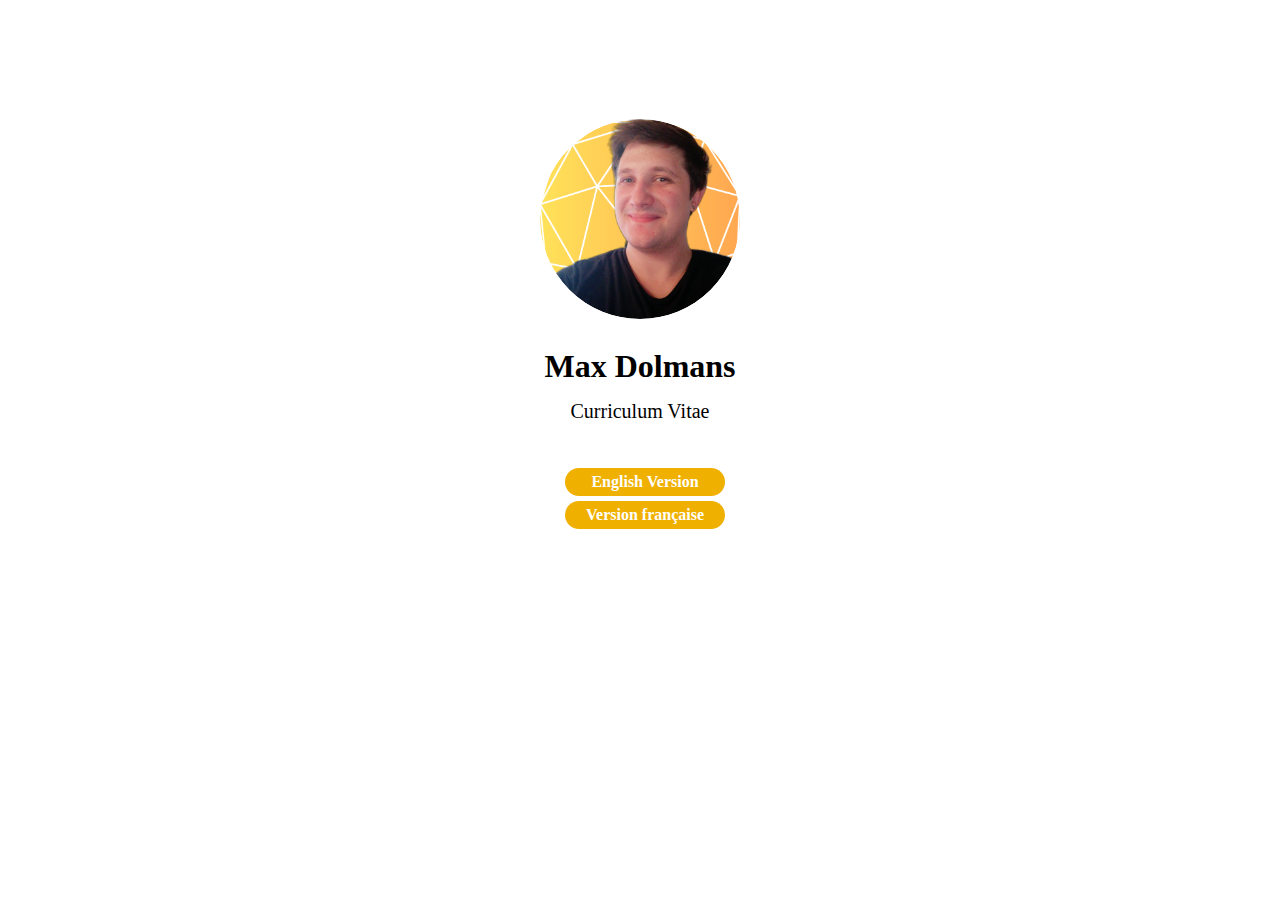
<file: index.html>
<!DOCTYPE html>
<html lang="fr">

<head>
  <meta charset="UTF-8">
  <meta http-equiv="X-UA-Compatible" content="IE=edge">
  <meta name="viewport" content="width=device-width, initial-scale=1.0">
  <title>Max Dolmans</title>
  <!-- Personal CSS -->
  <link rel="stylesheet" href="/home-styles.css">
</head>

<body>
  <img src="/img/profile-pic_square.png" alt="Cover">
  <h1>Max Dolmans</h1>
  <h2>Curriculum Vitae</h2>

  <ul>
    <li><a href="/pages/cv-english.html">English Version</a></li>
    <li><a href="/pages/cv-french.html">Version française</a></li>
  </ul>

</body>

</html>
</file>
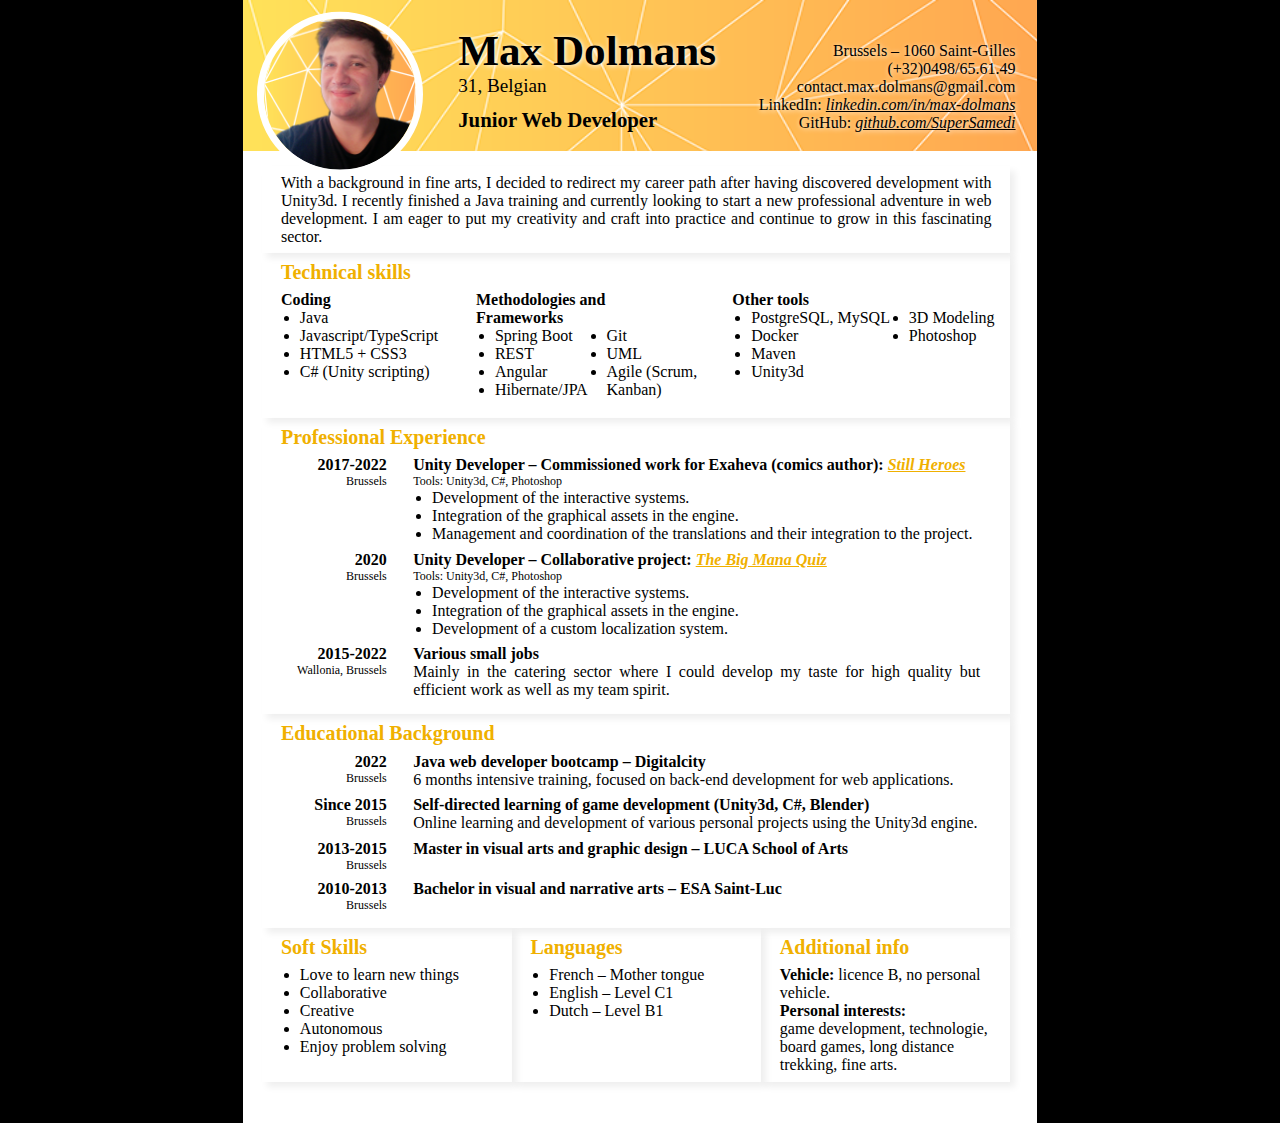
<file: cv-english.html>
<!DOCTYPE html>
<html lang="fr">

<head>
  <meta charset="UTF-8">
  <meta http-equiv="X-UA-Compatible" content="IE=edge">
  <meta name="viewport" content="width=device-width, initial-scale=1.0">
  <title>Max Dolmans</title>
  <!-- Personal CSS -->
  <link rel="stylesheet" href="/cv-styles.css">
</head>

<body>
  <header>
    <img src="/img/profile-pic_square.png" alt="Cover">
    <div id="name-and-post">
      <h1>Max Dolmans</h1>
      <span>31, Belgian</span>
      <h3>Junior Web Developer</h3>
    </div>

    <div id="contact-details">
      <span>Brussels – 1060 Saint-Gilles</span>
      <span>(+32)0498/65.61.49</span>
      <span>contact.max.dolmans@gmail.com</span>
      <span>LinkedIn: <a href="https://www.linkedin.com/in/max-dolmans/">linkedin.com/in/max-dolmans</a></span>
      <span>GitHub: <a href="https://www.github.com/SuperSamedi">github.com/SuperSamedi</a></span>
    </div>
  </header>


  <div id="content">
    <section id="profile">
      <p>
        With a background in fine arts, I decided to redirect my career path after having discovered development with Unity3d.
        I recently finished a Java training and currently looking to start a new professional adventure in web development. 
        I am eager to put my creativity and craft into practice and continue to grow in this fascinating sector.
      </p>
    </section>

    <section id="it-skills">
      <h2>Technical skills</h2>
      <div id="skills">
        <div class="skill-set">
          <h4>Coding</h4>
          <ul>
            <li>Java</li>
            <li>Javascript/TypeScript</li>
            <li>HTML5 + CSS3</li>
            <li>C# (Unity scripting)</li>
          </ul>
        </div>

        <div class="skill-set">
          <h4>Methodologies and Frameworks</h4>
          <ul>
            <li>Spring Boot</li>
            <li>REST</li>
            <li>Angular</li>
            <li>Hibernate/JPA</li>
            <li>Git</li>
            <li>UML</li>
            <li>Agile (Scrum,<br> Kanban)</li>
          </ul>
        </div>

        <div class="skill-set">
          <h4>Other tools</h4>
          <ul>
            <li>PostgreSQL, MySQL</li>
            <li>Docker</li>
            <li>Maven</li>
            <li>Unity3d</li>
            <li>3D Modeling</li>
            <li>Photoshop</li>
          </ul>
        </div>
      </div>
    </section>

    <section id="professional-experience">
      <h2>Professional Experience</h2>
      <ul>
        <li class="life-element">
          <div class="left-column">
            <span class="year">2017-2022</span>
            <span class="locality">Brussels</span>
          </div>
          <div class="right-column">
            <h4>Unity Developer – Commissioned work for Exaheva (comics author): <a class="colored" href="https://store.steampowered.com/app/1962540/Still_Heroes/">Still Heroes</a></h4>
            <p class="tools">Tools: Unity3d, C#, Photoshop</p>
            <ul>
              <li>Development of the interactive systems.</li>
              <li>Integration of the graphical assets in the engine.</li>
              <li>Management and coordination of the translations and their integration to the project.</li>
            </ul>
          </div>
        </li>

        <li class="life-element">
          <div class="left-column">
            <span class="year">2020</span>
            <span class="locality">Brussels</span>
          </div>
          <div class="right-column">
            <h4>Unity Developer – Collaborative project: <a class="colored" href="https://play.google.com/store/apps/details?id=com.PetitPont.LeGrandTestDuMana&hl=en&gl=US">The Big Mana Quiz</a></h4>
            <p class="tools">Tools: Unity3d, C#, Photoshop</p>
            <ul>
              <li>Development of the interactive systems.</li>
              <li>Integration of the graphical assets in the engine.</li>
              <li>Development of a custom localization system.</li>
            </ul>
          </div>
        </li>

        <li class="life-element">
          <div class="left-column">
            <span class="year">2015-2022</span>
            <span class="locality">Wallonia, Brussels</span>
          </div>
          <div class="right-column">
            <h4>Various small jobs</h4>
            <p>
              Mainly in the catering sector where I could develop my taste for high quality but efficient work as well as my team spirit.
            </p>
          </div>
        </li>
      </ul>
    </section>

    <section id="formation">
      <h2>Educational Background</h2>
      <ul>
        <li class="life-element">
          <div class="left-column">
            <span class="year">2022</span>
            <span class="locality">Brussels</span>
          </div>
          <div class="right-column">
            <h4>Java web developer bootcamp – Digitalcity</h4>
            <p>
              6 months intensive training, focused on back-end development for web applications.
            <p>
          </div>
        </li>

        <li class="life-element">
          <div class="left-column">
            <span class="year">Since 2015</span>
            <span class="locality">Brussels</span>
          </div>
          <div class="right-column">
            <h4>Self-directed learning of game development (Unity3d, C#, Blender)</h4>
            <p>
              Online learning and development of various personal projects using the Unity3d engine.
            </p>
          </div>
        </li>

        <li class="life-element">
          <div class="left-column">
            <span class="year">2013-2015</span>
            <span class="locality">Brussels</span>
          </div>
          <div class="right-column">
            <h4>Master in visual arts and graphic design – LUCA School of Arts</h4>
            <p></p>
          </div>
        </li>

        <li class="life-element">
          <div class="left-column">
            <span class="year">2010-2013</span>
            <span class="locality">Brussels</span>
          </div>
          <div class="right-column">
            <h4>Bachelor in visual and narrative arts – ESA Saint-Luc</h4>
            <p></p>
          </div>
        </li>
      </ul>
    </section>

    <div id="bottom">
      <section id="soft-skills">
        <h2>Soft Skills</h2>
        <ul>
          <li>Love to learn new things</li>
          <li>Collaborative</li>
          <li>Creative</li>
          <li>Autonomous</li>
          <li>Enjoy problem solving</li>
        </ul>
      </section>

      <section id="langues">
        <h2>Languages</h2>
        <ul>
          <li>French – Mother tongue</li>
          <li>English – Level C1</li>
          <li>Dutch – Level B1 </li>
        </ul>
      </section>

      <section id="misc-info">
        <h2>Additional info</h2>
        <strong>Vehicle: </strong>licence B, no personal vehicle.<br>
        <strong>Personal interests: </strong><br>
        game development, technologie, board games, long distance trekking, fine arts.
      </section>
    </div>
  </div>
</body>
</html>
</file>
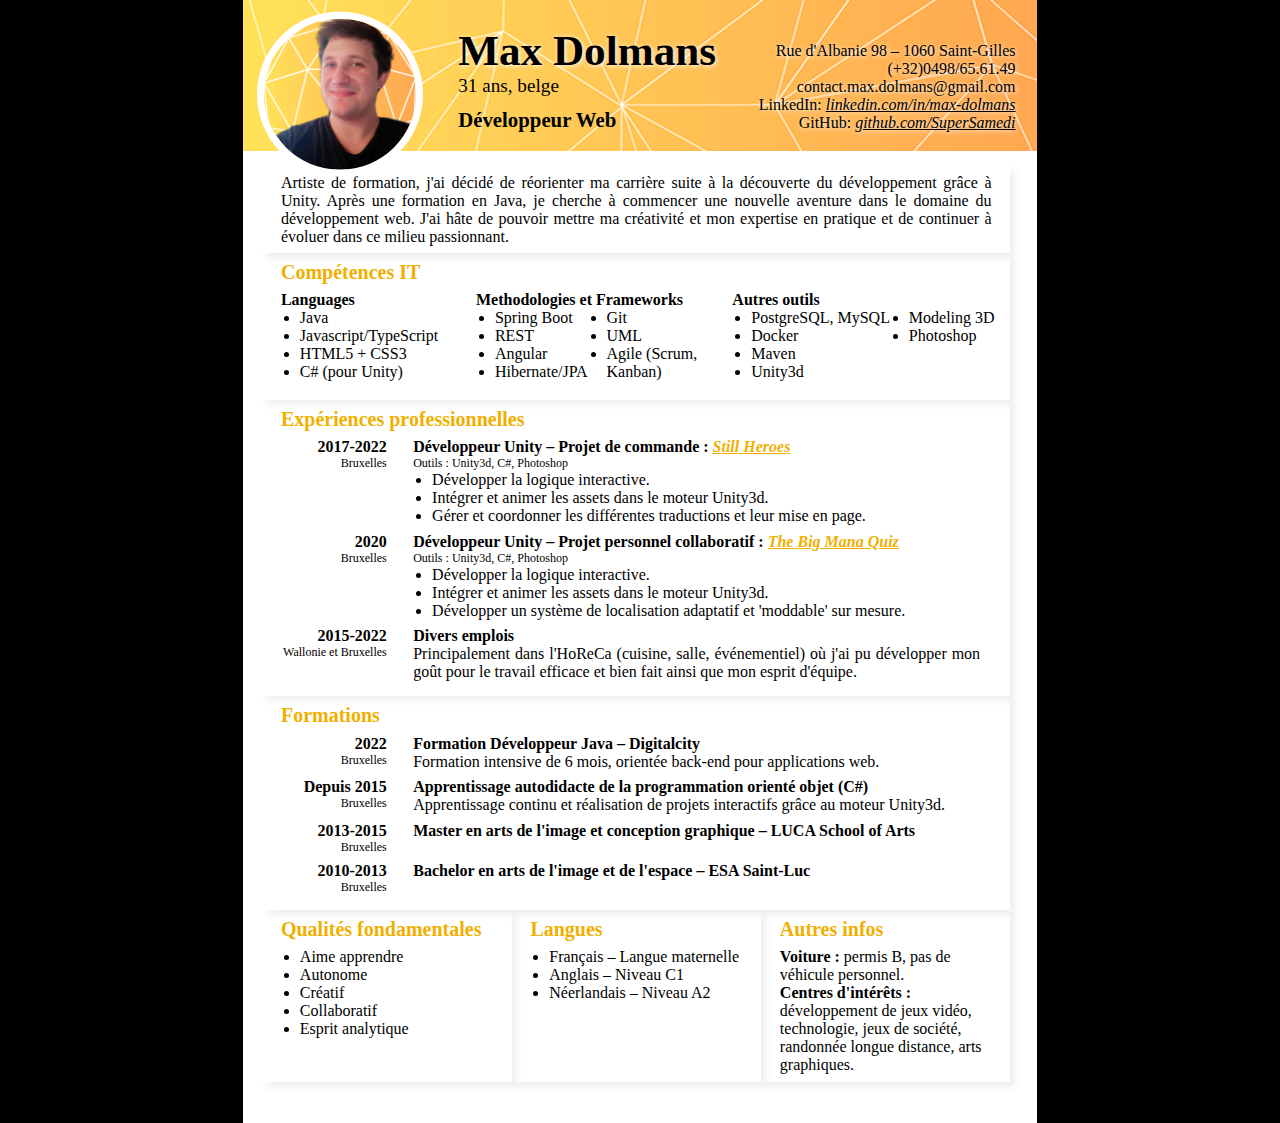
<file: cv-french.html>
<!DOCTYPE html>
<html lang="fr">

<head>
  <meta charset="UTF-8">
  <meta http-equiv="X-UA-Compatible" content="IE=edge">
  <meta name="viewport" content="width=device-width, initial-scale=1.0">
  <title>Max Dolmans</title>
  <!-- Personal CSS -->
  <link rel="stylesheet" href="cv-styles.css">
</head>

<body>
  <header>
    <img src="profile-pic_square.png" alt="Cover">
    <div id="name-and-post">
      <h1>Max Dolmans</h1>
      <span>31 ans, belge</span>
      <h3>Développeur Web</h3>
    </div>

    <div id="contact-details">
      <span>Rue d'Albanie 98 – 1060 Saint-Gilles</span>
      <span>(+32)0498/65.61.49</span>
      <span>contact.max.dolmans@gmail.com</span>
      <span>LinkedIn: <a href="https://www.linkedin.com/in/max-dolmans/">linkedin.com/in/max-dolmans</a></span>
      <span>GitHub: <a href="https://www.github.com/SuperSamedi">github.com/SuperSamedi</a></span>
    </div>
  </header>


  <div id="content">
    <section id="profile">
      <p>
        Artiste de formation, j'ai décidé de réorienter ma carrière suite à la découverte du développement grâce à Unity. 
        Après une formation en Java, je cherche à commencer une nouvelle aventure dans le domaine du développement web. J'ai hâte de pouvoir 
        mettre ma créativité et mon expertise en pratique et de continuer à évoluer dans ce milieu passionnant.
      </p>
    </section>

    <section id="it-skills">
      <h2>Compétences IT</h2>
      <div id="skills">
        <div class="skill-set">
          <h4>Languages</h4>
          <ul>
            <li>Java</li>
            <li>Javascript/TypeScript</li>
            <li>HTML5 + CSS3</li>
            <li>C# (pour Unity)</li>
          </ul>
        </div>

        <div class="skill-set">
          <h4>Methodologies et Frameworks</h4>
          <ul>
            <li>Spring Boot</li>
            <li>REST</li>
            <li>Angular</li>
            <li>Hibernate/JPA</li>
            <li>Git</li>
            <li>UML</li>
            <li>Agile (Scrum,<br> Kanban)</li>
          </ul>
        </div>

        <div class="skill-set">
          <h4>Autres outils</h4>
          <ul>
            <li>PostgreSQL, MySQL</li>
            <li>Docker</li>
            <li>Maven</li>
            <li>Unity3d</li>
            <li>Modeling 3D</li>
            <li>Photoshop</li>
          </ul>
        </div>
      </div>
    </section>

    <section id="professional-experience">
      <h2>Expériences professionnelles</h2>
      <ul>
        <li class="life-element">
          <div class="left-column">
            <span class="year">2017-2022</span>
            <span class="locality">Bruxelles</span>
          </div>
          <div class="right-column">
            <h4>Développeur Unity – Projet de commande : <a class="colored" href="https://store.steampowered.com/app/1962540/Still_Heroes/">Still Heroes</a></h4>
            <p class="tools">Outils : Unity3d, C#, Photoshop</p>
            <ul>
              <li>Développer la logique interactive.</li>
              <li>Intégrer et animer les assets dans le moteur Unity3d.</li>
              <li>Gérer et coordonner les différentes traductions et leur mise en page.</li>
            </ul>
          </div>
        </li>

        <li class="life-element">
          <div class="left-column">
            <span class="year">2020</span>
            <span class="locality">Bruxelles</span>
          </div>
          <div class="right-column">
            <h4>Développeur Unity – Projet personnel collaboratif : <a class="colored" href="https://play.google.com/store/apps/details?id=com.PetitPont.LeGrandTestDuMana&hl=en&gl=US">The Big Mana Quiz</a></h4>
            <p class="tools">Outils : Unity3d, C#, Photoshop</p>
            <ul>
              <li>Développer la logique interactive.</li>
              <li>Intégrer et animer les assets dans le moteur Unity3d.</li>
              <li>Développer un système de localisation adaptatif et 'moddable' sur mesure.</li>
            </ul>
          </div>
        </li>

        <li class="life-element">
          <div class="left-column">
            <span class="year">2015-2022</span>
            <span class="locality">Wallonie et Bruxelles</span>
          </div>
          <div class="right-column">
           <h4>Divers emplois</h4>
           <p>Principalement dans l'HoReCa (cuisine, salle, événementiel) où j'ai pu développer mon goût pour le travail efficace et bien fait ainsi que mon esprit d'équipe.</p>
          </div>
        </li>
      </ul>
    </section>

    <section id="formation">
      <h2>Formations</h2>
      <ul>
        <li class="life-element">
          <div class="left-column">
            <span class="year">2022</span>
            <span class="locality">Bruxelles</span>
          </div>
          <div class="right-column">
            <h4>Formation Développeur Java – Digitalcity</h4>
            <p>Formation intensive de 6 mois, orientée back-end pour applications web.</p>
          </div>
        </li>

        <li class="life-element">
          <div class="left-column">
            <span class="year">Depuis 2015</span>
            <span class="locality">Bruxelles</span>
          </div>
          <div class="right-column">
            <h4>Apprentissage autodidacte de la programmation orienté objet (C#)</h4>
            <p>
              Apprentissage continu et réalisation de projets interactifs grâce au moteur Unity3d.
            </p>
          </div>
        </li>

        <li class="life-element">
          <div class="left-column">
            <span class="year">2013-2015</span>
            <span class="locality">Bruxelles</span>
          </div>
          <div class="right-column">
            <h4>Master en arts de l'image et conception graphique – LUCA School of Arts</h4>
            <p></p>
          </div>
        </li>

        <li class="life-element">
          <div class="left-column">
            <span class="year">2010-2013</span>
            <span class="locality">Bruxelles</span>
          </div>
          <div class="right-column">
            <h4>Bachelor en arts de l'image et de l'espace – ESA Saint-Luc</h4>
            <p></p>
          </div>
        </li>
      </ul>
    </section>

    <div id="bottom">
      <section id="soft-skills">
        <h2>Qualités fondamentales</h2>
        <ul>
          <li>Aime apprendre</li>
          <li>Autonome</li>
          <li>Créatif</li>
          <li>Collaboratif</li>
          <li>Esprit analytique</li>
        </ul>
      </section>

      <section id="langues">
        <h2>Langues</h2>
        <ul>
          <li>Français – Langue maternelle</li>
          <li>Anglais – Niveau C1</li>
          <li>Néerlandais – Niveau A2</li>
        </ul>
      </section>

      <section id="misc-info">
        <h2>Autres infos</h2>
        <strong>Voiture : </strong>permis B, pas de véhicule personnel.<br>
        <strong>Centres d'intérêts : </strong><br>développement de jeux vidéo, technologie, jeux de société, randonnée longue distance, arts graphiques.
      </section>
    </div>
  </div>
</body>
</html>
</file>
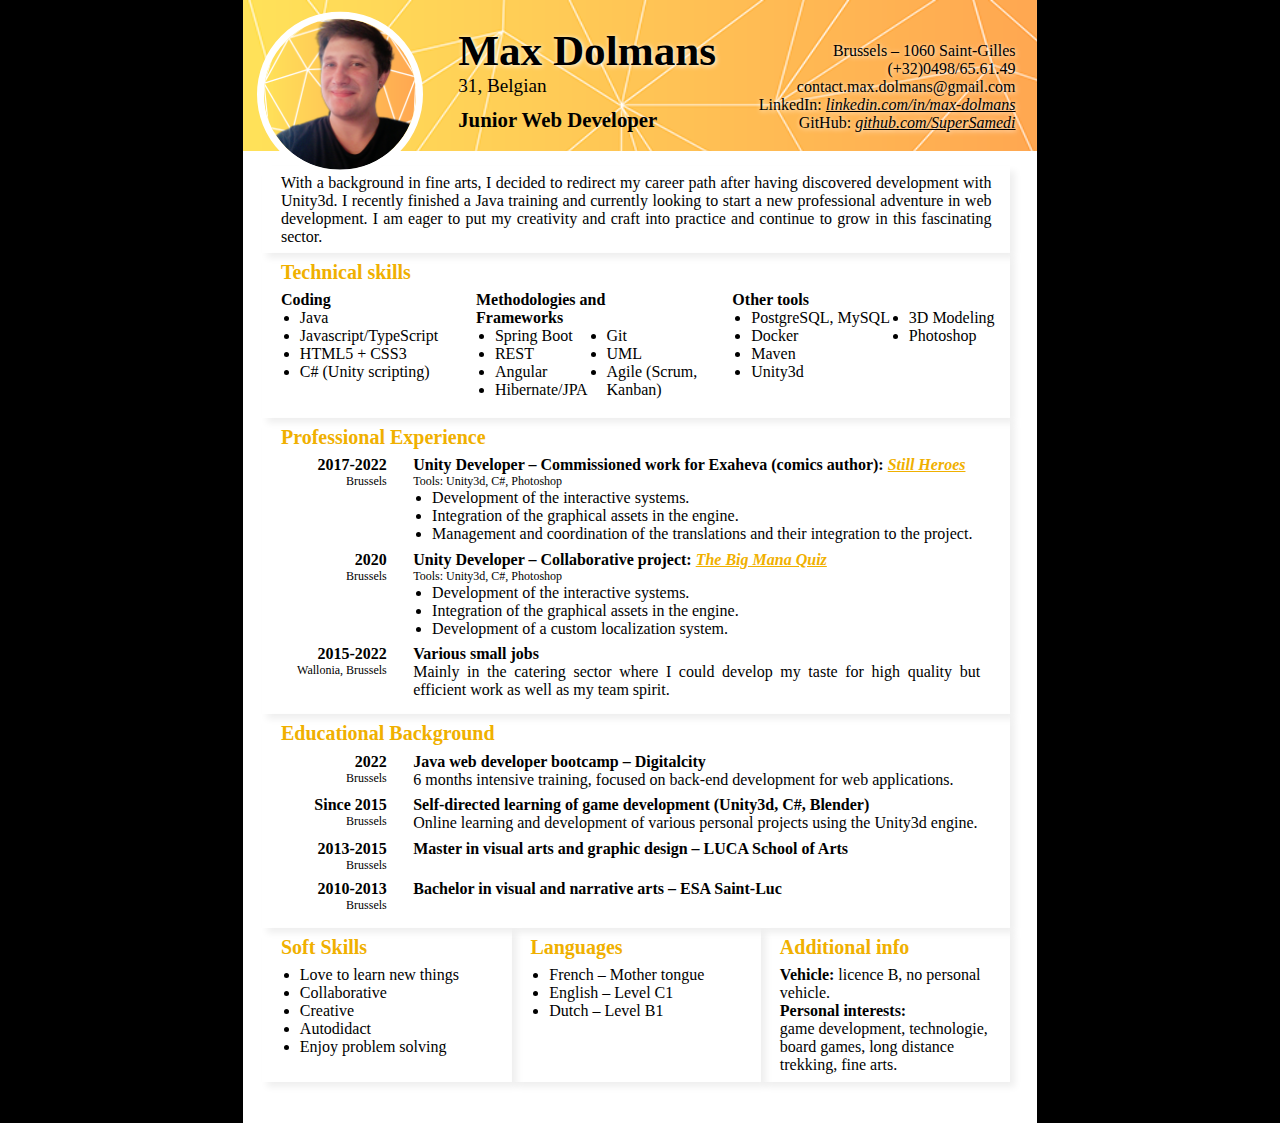
<file: pages/cv-english.html>
<!DOCTYPE html>
<html lang="fr">

<head>
  <meta charset="UTF-8">
  <meta http-equiv="X-UA-Compatible" content="IE=edge">
  <meta name="viewport" content="width=device-width, initial-scale=1.0">
  <title>Max Dolmans</title>
  <!-- Personal CSS -->
  <link rel="stylesheet" href="/css/cv-styles.css">
</head>

<body>
  <header>
    <img src="/img/profile-pic_square.png" alt="Cover">
    <div id="name-and-post">
      <h1>Max Dolmans</h1>
      <span>31, Belgian</span>
      <h3>Junior Web Developer</h3>
    </div>

    <div id="contact-details">
      <span>Brussels – 1060 Saint-Gilles</span>
      <span>(+32)0498/65.61.49</span>
      <span>contact.max.dolmans@gmail.com</span>
      <span>LinkedIn: <a href="https://www.linkedin.com/in/max-dolmans/">linkedin.com/in/max-dolmans</a></span>
      <span>GitHub: <a href="https://www.github.com/SuperSamedi">github.com/SuperSamedi</a></span>
    </div>
  </header>


  <div id="content">
    <section id="profile">
      <p>
        With a background in fine arts, I decided to redirect my career path after having discovered development with Unity3d.
        I recently finished a Java training and currently looking to start a new professional adventure in web development. 
        I am eager to put my creativity and craft into practice and continue to grow in this fascinating sector.
      </p>
    </section>

    <section id="it-skills">
      <h2>Technical skills</h2>
      <div id="skills">
        <div class="skill-set">
          <h4>Coding</h4>
          <ul>
            <li>Java</li>
            <li>Javascript/TypeScript</li>
            <li>HTML5 + CSS3</li>
            <li>C# (Unity scripting)</li>
          </ul>
        </div>

        <div class="skill-set">
          <h4>Methodologies and Frameworks</h4>
          <ul>
            <li>Spring Boot</li>
            <li>REST</li>
            <li>Angular</li>
            <li>Hibernate/JPA</li>
            <li>Git</li>
            <li>UML</li>
            <li>Agile (Scrum,<br> Kanban)</li>
          </ul>
        </div>

        <div class="skill-set">
          <h4>Other tools</h4>
          <ul>
            <li>PostgreSQL, MySQL</li>
            <li>Docker</li>
            <li>Maven</li>
            <li>Unity3d</li>
            <li>3D Modeling</li>
            <li>Photoshop</li>
          </ul>
        </div>
      </div>
    </section>

    <section id="professional-experience">
      <h2>Professional Experience</h2>
      <ul>
        <li class="life-element">
          <div class="left-column">
            <span class="year">2017-2022</span>
            <span class="locality">Brussels</span>
          </div>
          <div class="right-column">
            <h4>Unity Developer – Commissioned work for Exaheva (comics author): <a class="colored" href="https://store.steampowered.com/app/1962540/Still_Heroes/">Still Heroes</a></h4>
            <p class="tools">Tools: Unity3d, C#, Photoshop</p>
            <ul>
              <li>Development of the interactive systems.</li>
              <li>Integration of the graphical assets in the engine.</li>
              <li>Management and coordination of the translations and their integration to the project.</li>
            </ul>
          </div>
        </li>

        <li class="life-element">
          <div class="left-column">
            <span class="year">2020</span>
            <span class="locality">Brussels</span>
          </div>
          <div class="right-column">
            <h4>Unity Developer – Collaborative project: <a class="colored" href="https://play.google.com/store/apps/details?id=com.PetitPont.LeGrandTestDuMana&hl=en&gl=US">The Big Mana Quiz</a></h4>
            <p class="tools">Tools: Unity3d, C#, Photoshop</p>
            <ul>
              <li>Development of the interactive systems.</li>
              <li>Integration of the graphical assets in the engine.</li>
              <li>Development of a custom localization system.</li>
            </ul>
          </div>
        </li>

        <li class="life-element">
          <div class="left-column">
            <span class="year">2015-2022</span>
            <span class="locality">Wallonia, Brussels</span>
          </div>
          <div class="right-column">
            <h4>Various small jobs</h4>
            <p>
              Mainly in the catering sector where I could develop my taste for high quality but efficient work as well as my team spirit.
            </p>
          </div>
        </li>
      </ul>
    </section>

    <section id="formation">
      <h2>Educational Background</h2>
      <ul>
        <li class="life-element">
          <div class="left-column">
            <span class="year">2022</span>
            <span class="locality">Brussels</span>
          </div>
          <div class="right-column">
            <h4>Java web developer bootcamp – Digitalcity</h4>
            <p>
              6 months intensive training, focused on back-end development for web applications.
            <p>
          </div>
        </li>

        <li class="life-element">
          <div class="left-column">
            <span class="year">Since 2015</span>
            <span class="locality">Brussels</span>
          </div>
          <div class="right-column">
            <h4>Self-directed learning of game development (Unity3d, C#, Blender)</h4>
            <p>
              Online learning and development of various personal projects using the Unity3d engine.
            </p>
          </div>
        </li>

        <li class="life-element">
          <div class="left-column">
            <span class="year">2013-2015</span>
            <span class="locality">Brussels</span>
          </div>
          <div class="right-column">
            <h4>Master in visual arts and graphic design – LUCA School of Arts</h4>
            <p></p>
          </div>
        </li>

        <li class="life-element">
          <div class="left-column">
            <span class="year">2010-2013</span>
            <span class="locality">Brussels</span>
          </div>
          <div class="right-column">
            <h4>Bachelor in visual and narrative arts – ESA Saint-Luc</h4>
            <p></p>
          </div>
        </li>
      </ul>
    </section>

    <div id="bottom">
      <section id="soft-skills">
        <h2>Soft Skills</h2>
        <ul>
          <li>Love to learn new things</li>
          <li>Collaborative</li>
          <li>Creative</li>
          <li>Autodidact</li>
          <li>Enjoy problem solving</li>
        </ul>
      </section>

      <section id="langues">
        <h2>Languages</h2>
        <ul>
          <li>French – Mother tongue</li>
          <li>English – Level C1</li>
          <li>Dutch – Level B1 </li>
        </ul>
      </section>

      <section id="misc-info">
        <h2>Additional info</h2>
        <strong>Vehicle: </strong>licence B, no personal vehicle.<br>
        <strong>Personal interests: </strong><br>
        game development, technologie, board games, long distance trekking, fine arts.
      </section>
    </div>
  </div>
</body>
</html>
</file>
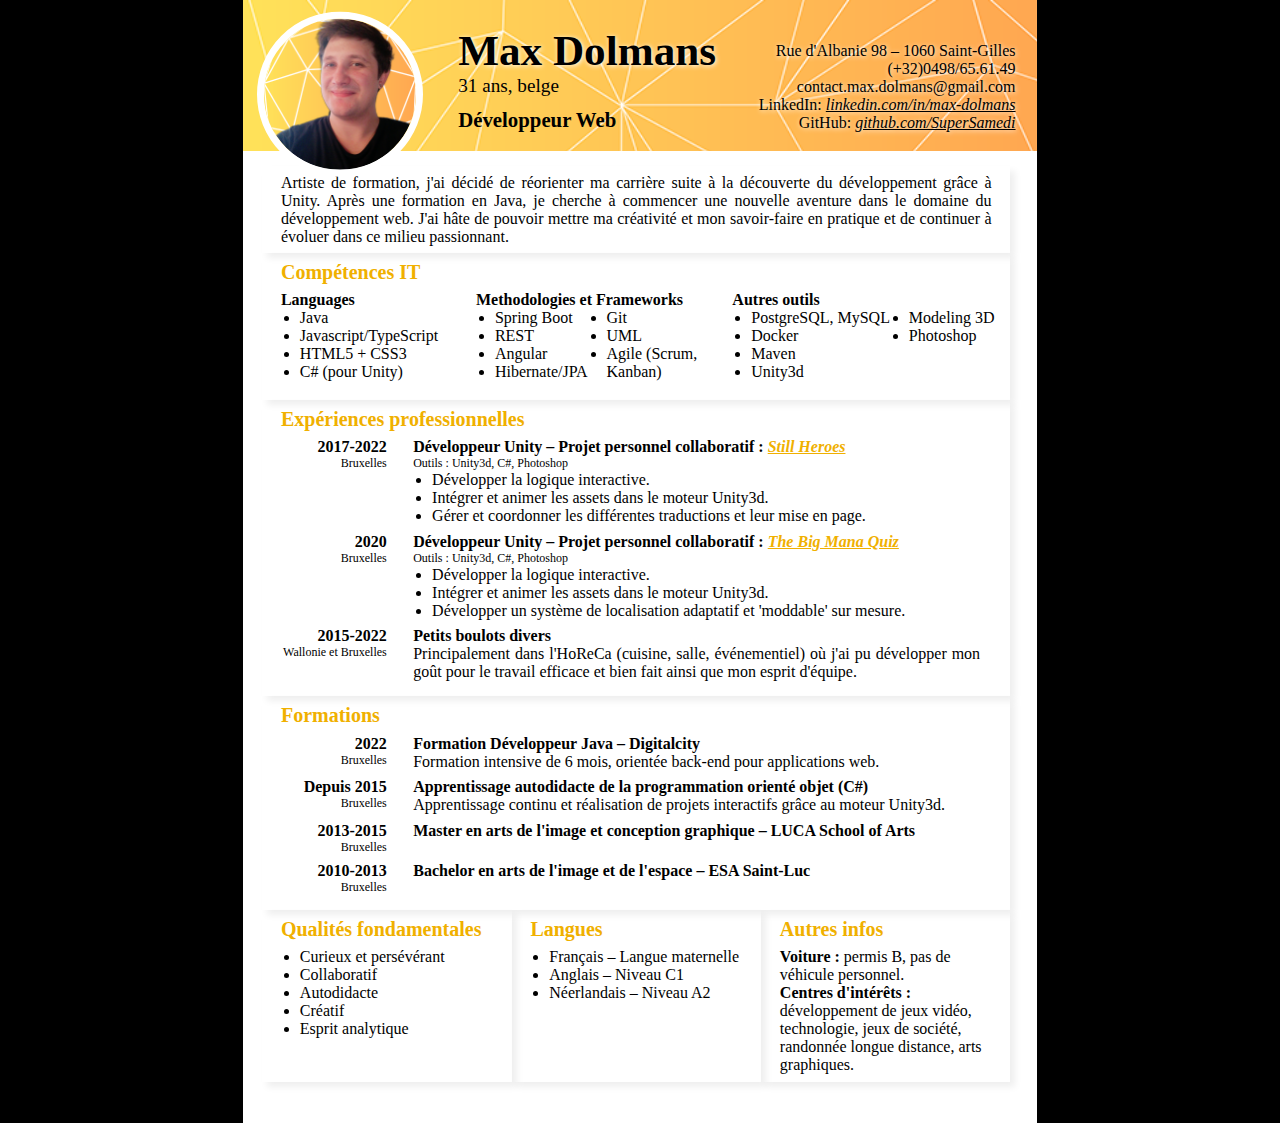
<file: pages/cv-french.html>
<!DOCTYPE html>
<html lang="fr">

<head>
  <meta charset="UTF-8">
  <meta http-equiv="X-UA-Compatible" content="IE=edge">
  <meta name="viewport" content="width=device-width, initial-scale=1.0">
  <title>Max Dolmans</title>
  <!-- Personal CSS -->
  <link rel="stylesheet" href="/css/cv-styles.css">
</head>

<body>
  <header>
    <img src="/img/profile-pic_square.png" alt="Cover">
    <div id="name-and-post">
      <h1>Max Dolmans</h1>
      <span>31 ans, belge</span>
      <h3>Développeur Web</h3>
    </div>

    <div id="contact-details">
      <span>Rue d'Albanie 98 – 1060 Saint-Gilles</span>
      <span>(+32)0498/65.61.49</span>
      <span>contact.max.dolmans@gmail.com</span>
      <span>LinkedIn: <a href="https://www.linkedin.com/in/max-dolmans/">linkedin.com/in/max-dolmans</a></span>
      <span>GitHub: <a href="https://www.github.com/SuperSamedi">github.com/SuperSamedi</a></span>
    </div>
  </header>


  <div id="content">
    <section id="profile">
      <p>
        Artiste de formation, j'ai décidé de réorienter ma carrière suite à la découverte du développement grâce à Unity. 
        Après une formation en Java, je cherche à commencer une nouvelle aventure dans le domaine du développement web. J'ai hâte de pouvoir 
        mettre ma créativité et mon savoir-faire en pratique et de continuer à évoluer dans ce milieu passionnant.
      </p>
    </section>

    <section id="it-skills">
      <h2>Compétences IT</h2>
      <div id="skills">
        <div class="skill-set">
          <h4>Languages</h4>
          <ul>
            <li>Java</li>
            <li>Javascript/TypeScript</li>
            <li>HTML5 + CSS3</li>
            <li>C# (pour Unity)</li>
          </ul>
        </div>

        <div class="skill-set">
          <h4>Methodologies et Frameworks</h4>
          <ul>
            <li>Spring Boot</li>
            <li>REST</li>
            <li>Angular</li>
            <li>Hibernate/JPA</li>
            <li>Git</li>
            <li>UML</li>
            <li>Agile (Scrum,<br> Kanban)</li>
          </ul>
        </div>

        <div class="skill-set">
          <h4>Autres outils</h4>
          <ul>
            <li>PostgreSQL, MySQL</li>
            <li>Docker</li>
            <li>Maven</li>
            <li>Unity3d</li>
            <li>Modeling 3D</li>
            <li>Photoshop</li>
          </ul>
        </div>
      </div>
    </section>

    <section id="professional-experience">
      <h2>Expériences professionnelles</h2>
      <ul>
        <li class="life-element">
          <div class="left-column">
            <span class="year">2017-2022</span>
            <span class="locality">Bruxelles</span>
          </div>
          <div class="right-column">
            <h4>Développeur Unity – Projet personnel collaboratif : <a class="colored" href="https://store.steampowered.com/app/1962540/Still_Heroes/">Still Heroes</a></h4>
            <p class="tools">Outils : Unity3d, C#, Photoshop</p>
            <ul>
              <li>Développer la logique interactive.</li>
              <li>Intégrer et animer les assets dans le moteur Unity3d.</li>
              <li>Gérer et coordonner les différentes traductions et leur mise en page.</li>
            </ul>
          </div>
        </li>

        <li class="life-element">
          <div class="left-column">
            <span class="year">2020</span>
            <span class="locality">Bruxelles</span>
          </div>
          <div class="right-column">
            <h4>Développeur Unity – Projet personnel collaboratif : <a class="colored" href="https://play.google.com/store/apps/details?id=com.PetitPont.LeGrandTestDuMana&hl=en&gl=US">The Big Mana Quiz</a></h4>
            <p class="tools">Outils : Unity3d, C#, Photoshop</p>
            <ul>
              <li>Développer la logique interactive.</li>
              <li>Intégrer et animer les assets dans le moteur Unity3d.</li>
              <li>Développer un système de localisation adaptatif et 'moddable' sur mesure.</li>
            </ul>
          </div>
        </li>

        <li class="life-element">
          <div class="left-column">
            <span class="year">2015-2022</span>
            <span class="locality">
              Wallonie et Bruxelles
            </span>
          </div>
          <div class="right-column">
           <h4>Petits boulots divers</h4>
           <p>Principalement dans l'HoReCa (cuisine, salle, événementiel) où j'ai pu développer mon goût pour le travail efficace et bien fait ainsi que mon esprit d'équipe.</p>
          </div>
        </li>
      </ul>
    </section>

    <section id="formation">
      <h2>Formations</h2>
      <ul>
        <li class="life-element">
          <div class="left-column">
            <span class="year">2022</span>
            <span class="locality">Bruxelles</span>
          </div>
          <div class="right-column">
            <h4>Formation Développeur Java – Digitalcity</h4>
            <p>Formation intensive de 6 mois, orientée back-end pour applications web.</p>
          </div>
        </li>

        <li class="life-element">
          <div class="left-column">
            <span class="year">Depuis 2015</span>
            <span class="locality">Bruxelles</span>
          </div>
          <div class="right-column">
            <h4>Apprentissage autodidacte de la programmation orienté objet (C#)</h4>
            <p>
              Apprentissage continu et réalisation de projets interactifs grâce au moteur Unity3d.
            </p>
          </div>
        </li>

        <li class="life-element">
          <div class="left-column">
            <span class="year">2013-2015</span>
            <span class="locality">Bruxelles</span>
          </div>
          <div class="right-column">
            <h4>Master en arts de l'image et conception graphique – LUCA School of Arts</h4>
            <p></p>
          </div>
        </li>

        <li class="life-element">
          <div class="left-column">
            <span class="year">2010-2013</span>
            <span class="locality">Bruxelles</span>
          </div>
          <div class="right-column">
            <h4>Bachelor en arts de l'image et de l'espace – ESA Saint-Luc</h4>
            <p></p>
          </div>
        </li>
      </ul>
    </section>

    <div id="bottom">
      <section id="soft-skills">
        <h2>Qualités fondamentales</h2>
        <ul>
          <li>Curieux et persévérant</li>
          <li>Collaboratif</li>
          <li>Autodidacte</li>
          <li>Créatif</li>
          <li>Esprit analytique</li>
        </ul>
      </section>

      <section id="langues">
        <h2>Langues</h2>
        <ul>
          <li>Français – Langue maternelle</li>
          <li>Anglais – Niveau C1</li>
          <li>Néerlandais – Niveau A2</li>
        </ul>
      </section>

      <section id="misc-info">
        <h2>Autres infos</h2>
        <strong>Voiture : </strong>permis B, pas de véhicule personnel.<br>
        <strong>Centres d'intérêts : </strong><br>développement de jeux vidéo, technologie, jeux de société, randonnée longue distance, arts graphiques.
      </section>
    </div>
  </div>
</body>
</html>
</file>
<file: home-styles.css>
body {
    margin: 0;
    display: flex;
    flex-direction: column;
    align-items: center;
    margin-top: 100px;
}

img {
    height: 200px;
    aspect-ratio: 1/1;
    border-radius: 50%;
    outline: 2mm solid white;
    margin: 5mm;
}

h1, h2, ul {
    text-align: center;
    margin: 10px;
}

h2 {
    margin: 5px;
    font-size: 1.25em;
    font-weight: normal;
}

ul {
    padding: 0;
    list-style-type: none;
    display: flex;
    flex-direction: column;
    gap: 5px;
    width: 150px;
    margin: 40px;
}

a{
    color: white;
    font-weight: bold;
    text-decoration: none;
    padding: 5px;
    background-color: #f0b000;
    width: 100%;
    display: block;
    border-radius: 25px;
}

a:hover {
    outline: 1px solid rgb(0, 0, 0);
    background-color: #ffcc41;
}
</file>
<file: cv-styles.css>
:root {
    --main-color: #f0b000;
}

* {
    margin: 0;
}

html {
    display: flex;
    justify-content: center;
    background-color: black;
}

body {
    width: 210mm;
    height: 297mm;
    display: flex;
    flex-direction: column;
    align-items: center;
    background-color: white;
}

#content {
    padding: 4mm 7mm 10mm 5mm;
    /* padding-left: 5mm; */
    /* padding-right: 7mm; */
    /* padding-top: 2mm; */
    /* padding-bottom: 10mm; */
}

header {
    width: 100%;
    height: 40mm;
    display: flex;
    align-items: flex-end;
    justify-content: space-around;
    background-image: url("/img/cover-image-adjusted.png");
    background-size: cover;
    background-repeat: no-repeat;
}

header > div {
    margin: 5mm;
}

img {
    height: 100%;
    aspect-ratio: 1/1;
    border-radius: 50%;
    outline: 2mm solid white;
    margin: 5mm;
    transform: translateY(10mm);
}

#name-and-post {
    display: flex;
    flex-direction: column;
}

h1 {
    font-size: 2.7em;
    width: 100%;
    text-align: center;
    text-shadow: 1px 1px 5px white;
}

h2 {
    color: var(--main-color);
    font-size: 1.25em;
    margin-bottom: 2mm;
}

h3 {
    font-size: 1.3em;
}

h4 {
    font-size: 1em;
    font-weight: bold;
}

#name-and-post span {
    margin-bottom: 3mm;
    font-size: 1.2em;
}

#contact-details {
    display: flex;
    flex-direction: column;
    align-items: flex-end;
    text-shadow: 1px 1px 5px white;
}

a {
    font-style: italic;
    color: black;
}

.colored {
    color: var(--main-color);
}

section {
    margin: 0mm 0;
    padding: 2mm 5mm;
    box-shadow: 5px 5px 7px rgba(0, 0, 0, 0.068);
}

ul {
    padding: 0;
}

.life-element {
    display: flex;
    margin-bottom: 2mm;
    margin-left: 0;
    gap: 7mm;
    list-style: none;
}

.left-column {
    width: 28mm;
    display: flex;
    flex-direction: column;
    align-items: flex-end;
}

.right-column {
    width: 150mm;
}

.year {
    font-weight: bold;
}

#bottom {
    display: flex;
    justify-content: space-between;
}

#bottom section {
    flex-basis: 80mm;
}

#misc-info {
   flex-shrink: 1;
}

p {
    text-align: justify;
}

#skills {
    display: flex;
    gap: 10mm;
}

.skill-set {
    /* flex-grow: 1; */
    flex-shrink: 1;
}

#skills > div > ul {
    display: flex;
    flex-direction: column;
    flex-wrap: wrap;
    height: 22mm;
}

.locality, .tools {
    font-size: .75rem;
}

li {
    margin-left: 5mm;
    list-style: disc;
}
</file>
<file: css/cv-styles.css>
:root {
    --main-color: #f0b000;
}

* {
    margin: 0;
}

html {
    display: flex;
    justify-content: center;
    background-color: black;
}

body {
    width: 210mm;
    height: 297mm;
    display: flex;
    flex-direction: column;
    align-items: center;
    background-color: white;
}

#content {
    padding: 4mm 7mm 10mm 5mm;
    /* padding-left: 5mm; */
    /* padding-right: 7mm; */
    /* padding-top: 2mm; */
    /* padding-bottom: 10mm; */
}

header {
    width: 100%;
    height: 40mm;
    display: flex;
    align-items: flex-end;
    justify-content: space-around;
    background-image: url("/img/cover-image-adjusted.png");
    background-size: cover;
    background-repeat: no-repeat;
}

header > div {
    margin: 5mm;
}

img {
    height: 100%;
    aspect-ratio: 1/1;
    border-radius: 50%;
    outline: 2mm solid white;
    margin: 5mm;
    transform: translateY(10mm);
}

#name-and-post {
    display: flex;
    flex-direction: column;
}

h1 {
    font-size: 2.7em;
    width: 100%;
    text-align: center;
    text-shadow: 1px 1px 5px white;
}

h2 {
    color: var(--main-color);
    font-size: 1.25em;
    margin-bottom: 2mm;
}

h3 {
    font-size: 1.3em;
}

h4 {
    font-size: 1em;
    font-weight: bold;
}

#name-and-post span {
    margin-bottom: 3mm;
    font-size: 1.2em;
}

#contact-details {
    display: flex;
    flex-direction: column;
    align-items: flex-end;
    text-shadow: 1px 1px 5px white;
}

a {
    font-style: italic;
    color: black;
}

.colored {
    color: var(--main-color);
}

section {
    margin: 0mm 0;
    padding: 2mm 5mm;
    box-shadow: 5px 5px 7px rgba(0, 0, 0, 0.068);
}

ul {
    padding: 0;
}

.life-element {
    display: flex;
    margin-bottom: 2mm;
    margin-left: 0;
    gap: 7mm;
    list-style: none;
}

.left-column {
    width: 28mm;
    display: flex;
    flex-direction: column;
    align-items: flex-end;
}

.right-column {
    width: 150mm;
}

.year {
    font-weight: bold;
}

#bottom {
    display: flex;
    justify-content: space-between;
}

#bottom section {
    flex-basis: 80mm;
}

#misc-info {
   flex-shrink: 1;
}

p {
    text-align: justify;
}

#skills {
    display: flex;
    gap: 10mm;
}

.skill-set {
    /* flex-grow: 1; */
    flex-shrink: 1;
}

#skills > div > ul {
    display: flex;
    flex-direction: column;
    flex-wrap: wrap;
    height: 22mm;
}

.locality, .tools {
    font-size: .75rem;
}

li {
    margin-left: 5mm;
    list-style: disc;
}
</file>
